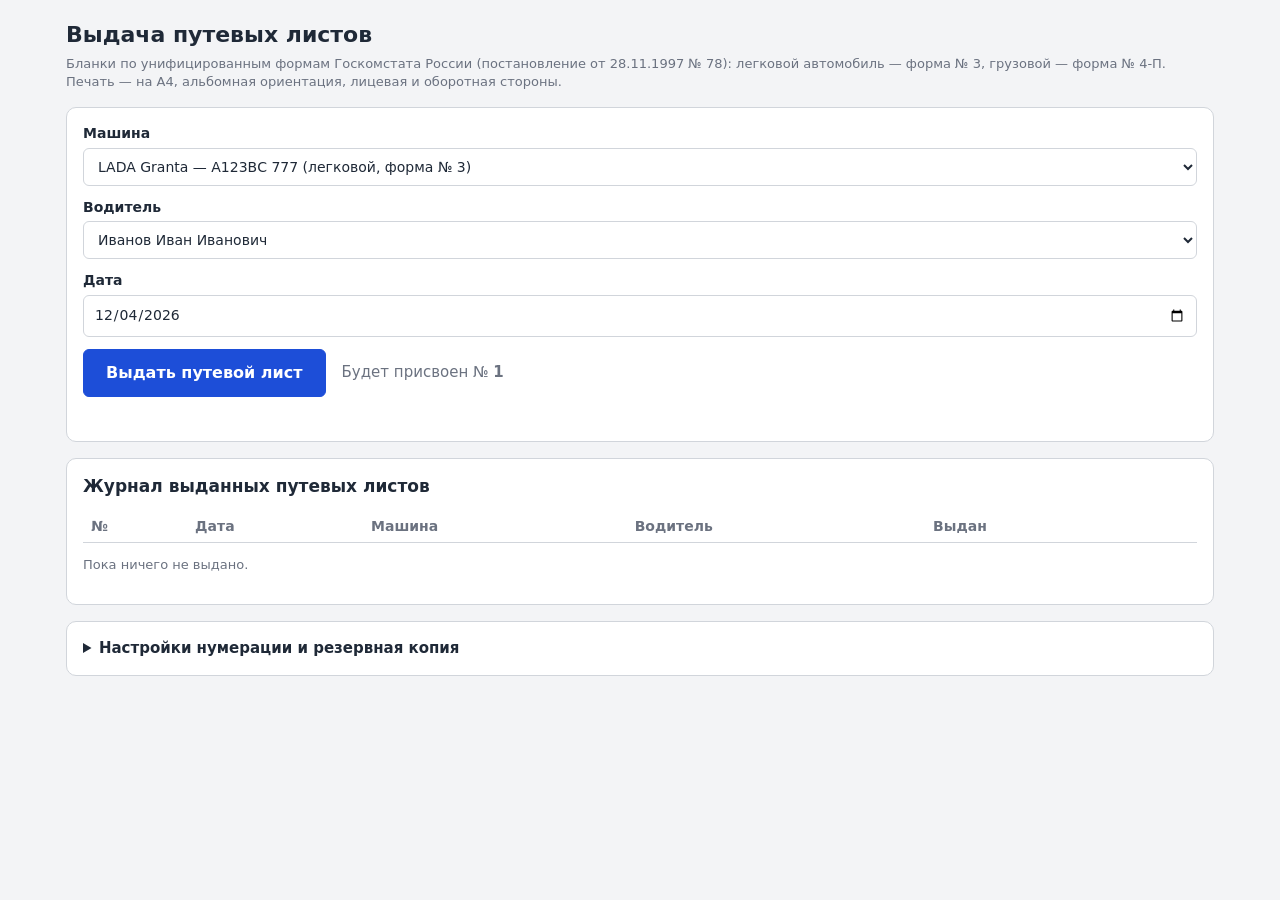
<file: putevye-listy/index.html>
<!doctype html>
<html lang="ru">
<head>
  <meta charset="utf-8" />
  <meta name="viewport" content="width=device-width, initial-scale=1" />
  <title>Выдача путевых листов</title>
  <link rel="stylesheet" href="style.css" />
</head>
<body>
  <div class="app no-print">
    <h1>Выдача путевых листов</h1>
    <p class="muted sub">Бланки по унифицированным формам Госкомстата России (постановление от 28.11.1997 № 78):
      легковой автомобиль — форма № 3, грузовой — форма № 4-П. Печать — на A4, альбомная ориентация, лицевая и оборотная стороны.</p>

    <section class="card">
      <label>Машина
        <select id="car"></select>
      </label>
      <label>Водитель
        <select id="driver"></select>
      </label>
      <label>Дата
        <input type="date" id="date" />
      </label>
      <div class="issue-row">
        <button id="issue" class="primary">Выдать путевой лист</button>
        <span class="next">Будет присвоен № <b id="nextNum"></b></span>
      </div>
      <p id="msg" class="msg"></p>
    </section>

    <section id="preview" class="card hidden">
      <div class="toolbar">
        <b id="previewTitle"></b>
        <span class="spacer"></span>
        <button id="print" class="primary">🖨 Печать</button>
        <button id="excel">Скачать Excel</button>
        <button id="closePreview" class="ghost">Закрыть</button>
      </div>
      <div class="paper"><div id="sheet"></div></div>
    </section>

    <section class="card">
      <h2>Журнал выданных путевых листов</h2>
      <div class="table-wrap">
        <table class="journal">
          <thead><tr><th>№</th><th>Дата</th><th>Машина</th><th>Водитель</th><th>Выдан</th><th></th></tr></thead>
          <tbody id="journal"></tbody>
        </table>
      </div>
      <p id="journalEmpty" class="muted">Пока ничего не выдано.</p>
    </section>

    <details class="card">
      <summary>Настройки нумерации и резервная копия</summary>
      <div class="settings">
        <label>Следующий номер путевого листа
          <input type="number" id="nextInput" min="1" step="1" />
        </label>
        <button id="saveNext">Сохранить номер</button>
      </div>
      <div class="settings">
        <button id="exportJournal">Журнал в Excel</button>
        <button id="backup">Скачать резервную копию</button>
        <label class="file-btn">Восстановить из копии
          <input type="file" id="restore" accept=".json,application/json" />
        </label>
      </div>
      <p class="muted">Номера и журнал хранятся в этом браузере на этом компьютере.
        Время от времени скачивайте резервную копию — если браузер очистят, из неё всё восстановится.</p>
    </details>
  </div>

  <!-- сюда кладётся бланк для печати -->
  <div id="printArea" class="print-only"></div>

  <script src="exceljs.min.js"></script>
  <script src="data.js"></script>
  <script src="forms.js"></script>
  <script src="render.js"></script>
  <script src="app.js"></script>
</body>
</html>
</file>
<file: putevye-listy/style.css>
:root {
  --bg: #f3f4f6;
  --card: #ffffff;
  --text: #1f2937;
  --muted: #6b7280;
  --line: #d1d5db;
  --accent: #1d4ed8;
  --accent-hover: #1e40af;
  --warn: #b45309;
  --ok: #15803d;
}
* { box-sizing: border-box; }
body {
  margin: 0;
  background: var(--bg);
  color: var(--text);
  font: 15px/1.4 system-ui, -apple-system, "Segoe UI", Roboto, Arial, sans-serif;
}
.app { max-width: 1180px; margin: 0 auto; padding: 20px 16px 40px; }
h1 { font-size: 22px; margin: 0 0 4px; }
.sub { margin: 0 0 16px; }
h2 { font-size: 17px; margin: 0 0 12px; }
.card {
  background: var(--card);
  border: 1px solid var(--line);
  border-radius: 10px;
  padding: 16px;
  margin-bottom: 16px;
}
label { display: block; margin-bottom: 12px; font-weight: 600; font-size: 14px; }
select, input[type=date], input[type=number] {
  display: block; width: 100%; margin-top: 4px;
  padding: 9px 10px; font: inherit; font-weight: 400;
  border: 1px solid var(--line); border-radius: 6px; background: #fff; color: var(--text);
}
button {
  font: inherit; padding: 9px 16px; border-radius: 6px; cursor: pointer;
  border: 1px solid var(--line); background: #fff; color: var(--text);
}
button:hover { background: #f9fafb; }
button.primary { background: var(--accent); border-color: var(--accent); color: #fff; font-weight: 600; }
button.primary:hover { background: var(--accent-hover); }
button.ghost { border-color: transparent; }
button.small { padding: 4px 10px; font-size: 13px; }
.issue-row { display: flex; align-items: center; gap: 16px; flex-wrap: wrap; margin-top: 4px; }
.issue-row .primary { padding: 12px 22px; font-size: 16px; }
.next { color: var(--muted); }
.msg { margin: 10px 0 0; min-height: 1.2em; }
.msg.ok { color: var(--ok); }
.msg.warn { color: var(--warn); }
.muted { color: var(--muted); font-size: 13px; }
.hidden { display: none; }

.toolbar { display: flex; align-items: center; gap: 8px; flex-wrap: wrap; margin-bottom: 12px; }
.toolbar .spacer { flex: 1; }
.paper { background: #e5e7eb; padding: 12px; border-radius: 6px; overflow-x: auto; }
#sheet { background: #fff; width: 277mm; margin: 0 auto; padding: 4mm; box-shadow: 0 1px 4px rgba(0,0,0,.15); }

.table-wrap { overflow-x: auto; }
table.journal { width: 100%; border-collapse: collapse; font-size: 14px; }
table.journal th, table.journal td { text-align: left; padding: 6px 8px; border-bottom: 1px solid var(--line); white-space: nowrap; }
table.journal th { color: var(--muted); font-weight: 600; }
table.journal td:last-child { text-align: right; }

.settings { display: flex; gap: 10px; align-items: flex-end; flex-wrap: wrap; margin-top: 12px; }
.settings label { margin: 0; flex: 0 1 260px; }
.file-btn {
  margin: 0; font-weight: 400; font-size: 15px; padding: 9px 16px; border: 1px solid var(--line);
  border-radius: 6px; cursor: pointer; background: #fff;
}
.file-btn input { display: none; }
summary { cursor: pointer; font-weight: 600; }

/* ---------- бланк путевого листа ---------- */
.form-fit { margin: 0 auto; }
table.form {
  border-collapse: collapse; table-layout: fixed; width: 100%;
  font-family: Arial, sans-serif; color: #000; line-height: 1.12;
}
table.form td { padding: 0; position: relative; overflow: visible; }
table.form .w { padding: 0 1.5pt; overflow: hidden; white-space: normal; overflow-wrap: break-word; }
table.form .n { position: absolute; white-space: nowrap; z-index: 1; }
table.form .n.hl { left: 1.5pt; }
table.form .n.hr { right: 1.5pt; }
table.form .n.hc { left: 50%; transform: translateX(-50%); }
table.form .n.vm { top: 50%; transform: translateY(-50%); }
table.form .n.hc.vm { transform: translate(-50%, -50%); }
table.form .n.vt { top: 0; }
table.form .n.vb { bottom: 0.5pt; }
.form-page + .form-page { margin-top: 10mm; padding-top: 10mm; border-top: 1px dashed #999; }

.print-only { display: none; }
@media print {
  @page { size: A4 landscape; margin: 10mm; }
  body { background: #fff; }
  .no-print { display: none !important; }
  .print-only { display: block; }
  .form-page + .form-page { break-before: page; margin-top: 0; padding-top: 0; border-top: 0; }
}
</file>
